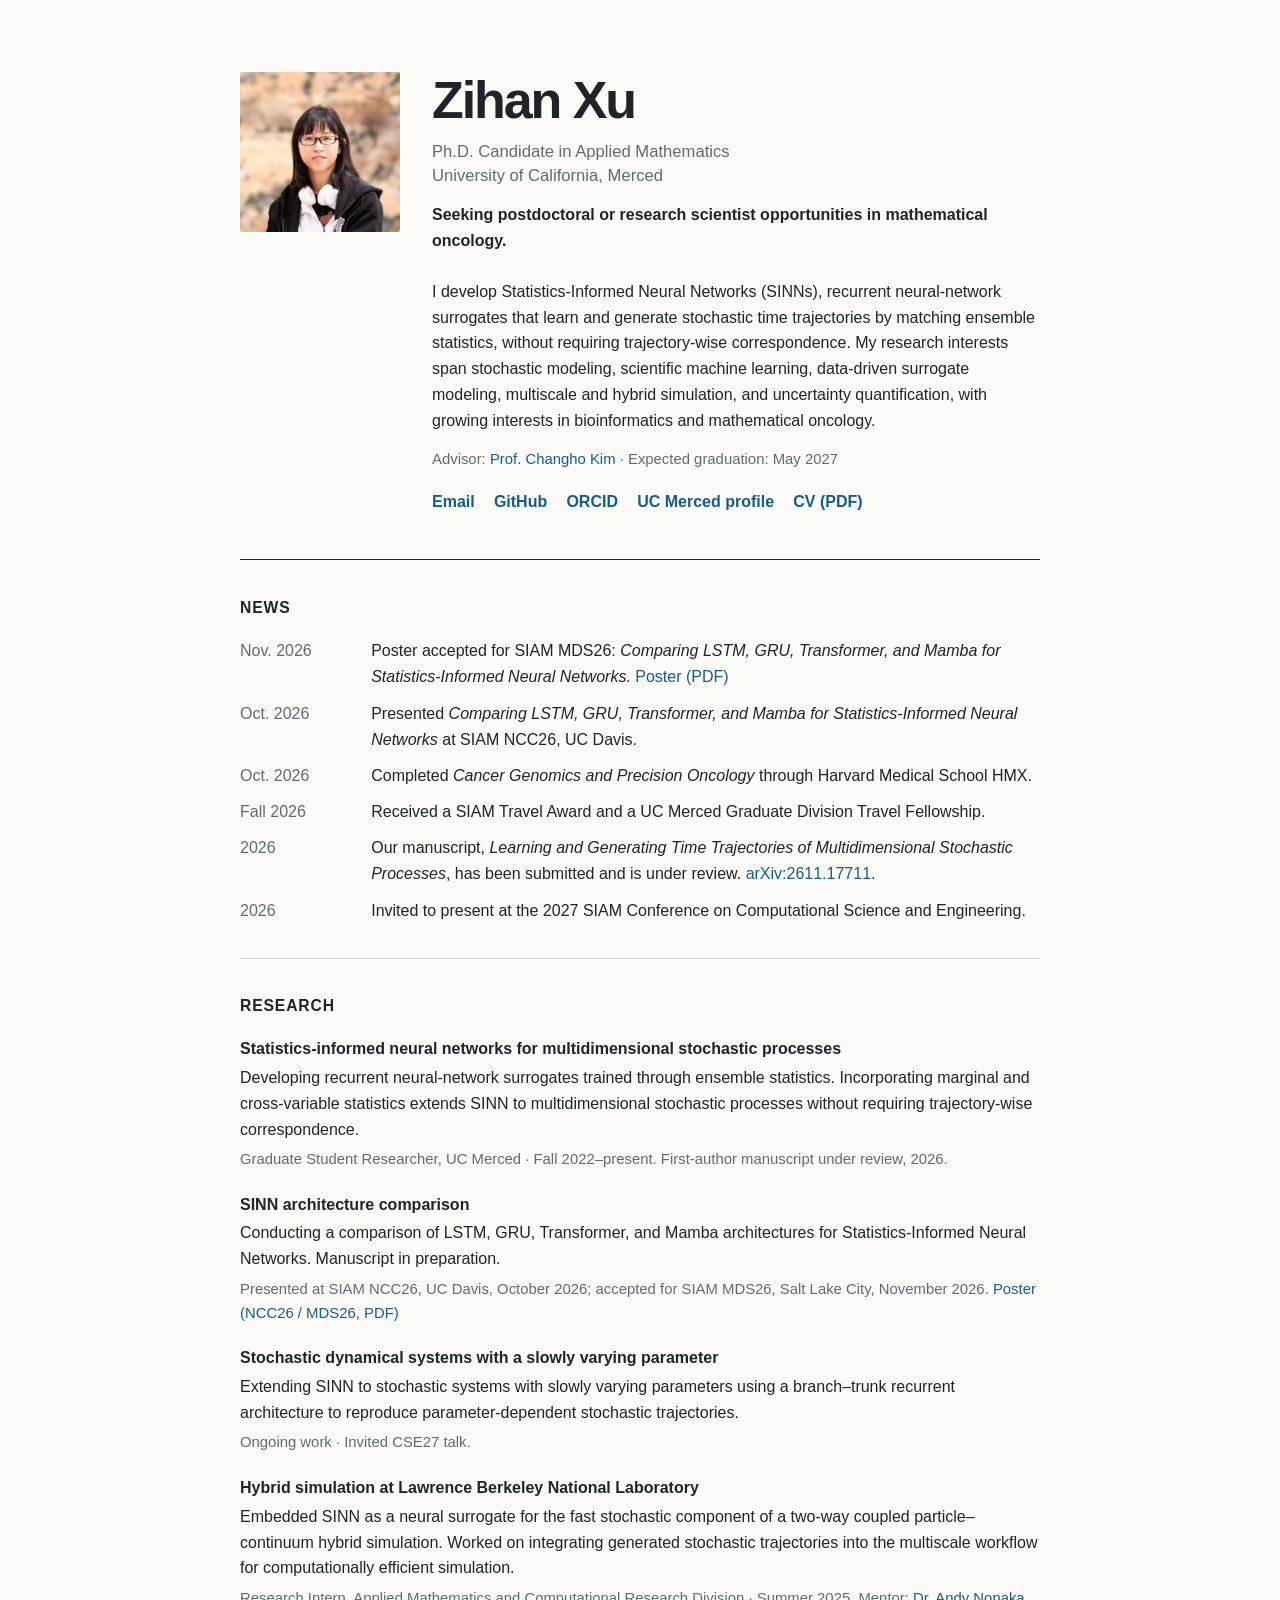
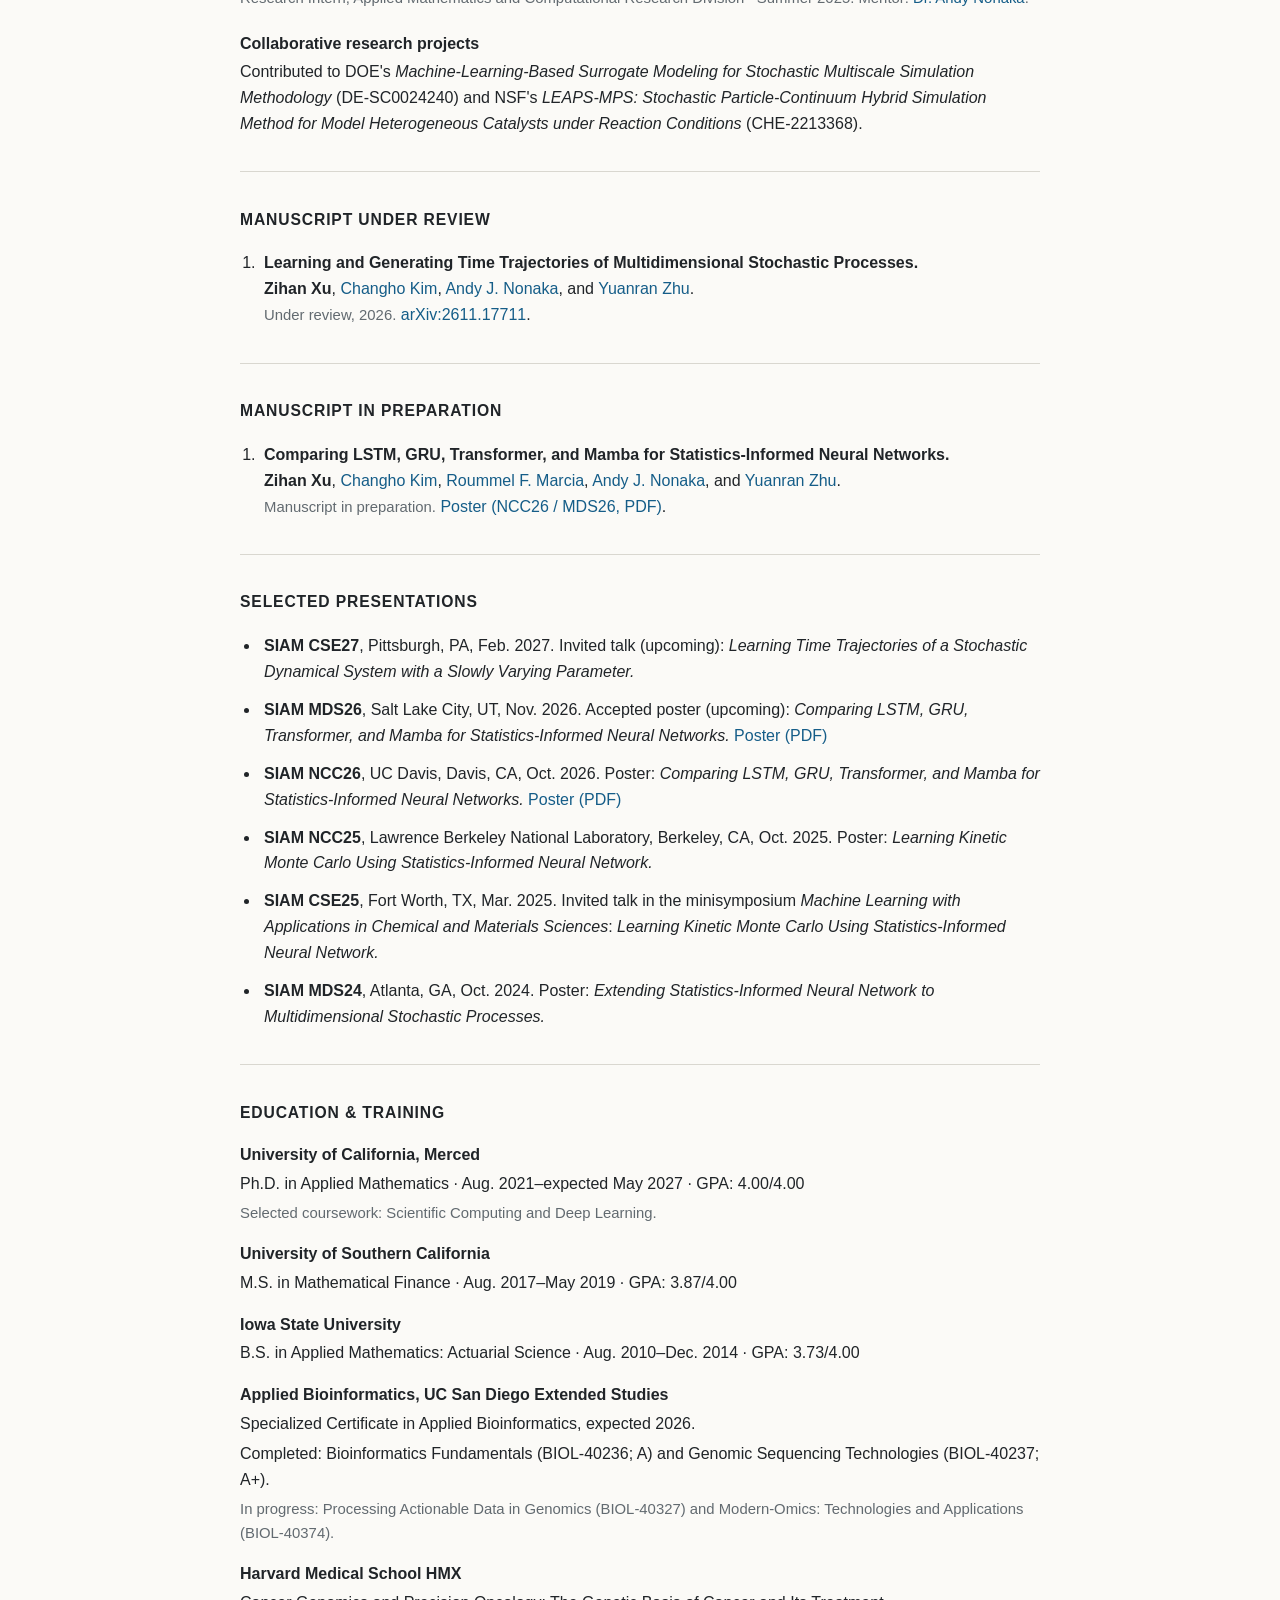
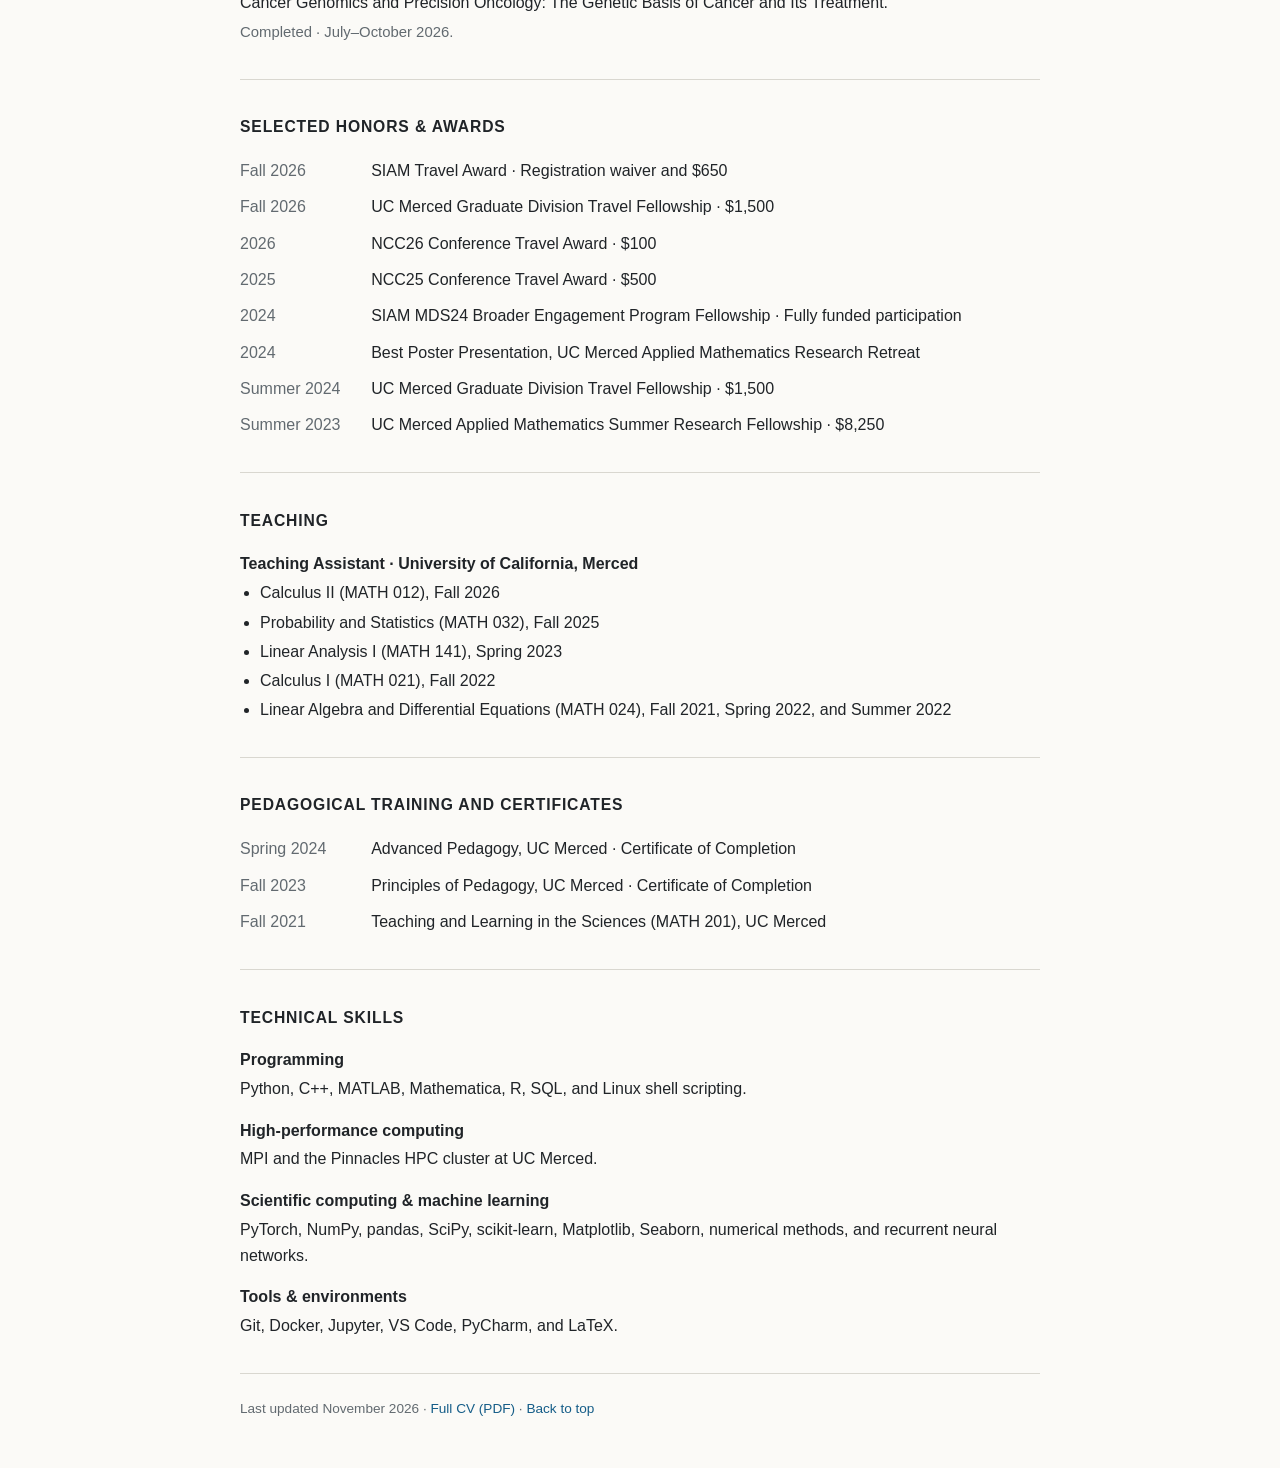
<file: index.html>
<!doctype html>
<html lang="en">
  <head>
    <meta charset="utf-8">
    <meta name="viewport" content="width=device-width, initial-scale=1">
    <title>Zihan Xu | Applied Mathematics &amp; Scientific Machine Learning</title>
    <meta name="description" content="Zihan Xu is a Ph.D. candidate in Applied Mathematics at UC Merced developing the statistics-informed neural network (SINN), a machine-learning-based surrogate model for stochastic dynamical systems.">
    <meta name="author" content="Zihan Xu">
    <meta name="theme-color" content="#fbfaf7">
    <meta property="og:type" content="website">
    <meta property="og:url" content="https://zihanxu.com/">
    <meta property="og:title" content="Zihan Xu | Applied Mathematics &amp; Scientific Machine Learning">
    <meta property="og:description" content="Statistics-informed machine learning for stochastic dynamical systems, uncertainty quantification, and mathematical oncology.">
    <meta property="og:image" content="https://zihanxu.com/og.png">
    <meta property="og:image:width" content="1200">
    <meta property="og:image:height" content="630">
    <meta property="og:image:alt" content="Zihan Xu — Applied Mathematics and Scientific Machine Learning">
    <meta name="twitter:card" content="summary_large_image">
    <meta name="twitter:title" content="Zihan Xu | Applied Mathematics &amp; Scientific Machine Learning">
    <meta name="twitter:description" content="Statistics-informed machine learning for stochastic dynamical systems, uncertainty quantification, and mathematical oncology.">
    <meta name="twitter:image" content="https://zihanxu.com/og.png">
    <link rel="canonical" href="https://zihanxu.com/">
    <link rel="icon" href="favicon.svg" type="image/svg+xml">
    <link rel="stylesheet" href="styles.css">
  </head>
  <body>
    <a class="skip-link" href="#main-content">Skip to content</a>

    <main id="main-content">
      <header class="profile" id="top">
        <div class="profile-layout">
          <img class="portrait" src="assets/zihan-xu.jpg" alt="Portrait of Zihan Xu" width="799" height="789">
          <div class="profile-copy">
            <h1>Zihan Xu</h1>
            <p class="position">Ph.D. Candidate in Applied Mathematics<br>University of California, Merced</p>
            <p class="seeking">Seeking postdoctoral or research scientist opportunities in mathematical oncology.</p>
            <p>
              I develop Statistics-Informed Neural Networks (SINNs), recurrent neural-network
              surrogates that learn and generate stochastic time trajectories by matching ensemble
              statistics, without requiring trajectory-wise correspondence. My research interests
              span stochastic modeling, scientific machine learning, data-driven surrogate modeling,
              multiscale and hybrid simulation, and uncertainty quantification, with growing interests
              in bioinformatics and mathematical oncology.
            </p>
            <p class="meta">Advisor: <a href="https://sites.ucmerced.edu/ckim103/">Prof. Changho Kim</a> &middot; Expected graduation: May 2027</p>
            <nav class="links" aria-label="Profile links">
              <a href="mailto:zxu64@ucmerced.edu">Email</a>
              <a href="https://github.com/Zihan-Xu527">GitHub</a>
              <a href="https://orcid.org/0009-0004-4022-599X">ORCID</a>
              <a href="https://appliedmath.ucmerced.edu/content/zihan-xu">UC Merced profile</a>
              <a href="assets/Zihan_Xu_CV.pdf">CV (PDF)</a>
            </nav>
          </div>
        </div>
      </header>

      <section aria-labelledby="news-heading">
        <h2 id="news-heading">News</h2>
        <ul class="dated-list">
          <li><time datetime="2026-11">Nov. 2026</time><span>Poster accepted for SIAM MDS26: <em>Comparing LSTM, GRU, Transformer, and Mamba for Statistics-Informed Neural Networks.</em> <a href="assets/SINN-backbone-comparison-poster.pdf">Poster (PDF)</a></span></li>
          <li><time datetime="2026-10">Oct. 2026</time><span>Presented <em>Comparing LSTM, GRU, Transformer, and Mamba for Statistics-Informed Neural Networks</em> at SIAM NCC26, UC Davis.</span></li>
          <li><time datetime="2026-10">Oct. 2026</time><span>Completed <em>Cancer Genomics and Precision Oncology</em> through Harvard Medical School HMX.</span></li>
          <li><time datetime="2026">Fall 2026</time><span>Received a SIAM Travel Award and a UC Merced Graduate Division Travel Fellowship.</span></li>
          <li><time datetime="2026">2026</time><span>Our manuscript, <em>Learning and Generating Time Trajectories of Multidimensional Stochastic Processes</em>, has been submitted and is under review. <a href="https://arxiv.org/abs/2611.17711">arXiv:2611.17711</a>.</span></li>
          <li><time datetime="2026">2026</time><span>Invited to present at the 2027 SIAM Conference on Computational Science and Engineering.</span></li>
        </ul>
      </section>

      <section aria-labelledby="research-heading">
        <h2 id="research-heading">Research</h2>
        <div class="entry-list">
          <article>
            <h3>Statistics-informed neural networks for multidimensional stochastic processes</h3>
            <p>Developing recurrent neural-network surrogates trained through ensemble statistics. Incorporating marginal and cross-variable statistics extends SINN to multidimensional stochastic processes without requiring trajectory-wise correspondence.</p>
            <p class="note">Graduate Student Researcher, UC Merced &middot; Fall 2022–present. First-author manuscript under review, 2026.</p>
          </article>
          <article>
            <h3>SINN architecture comparison</h3>
            <p>Conducting a comparison of LSTM, GRU, Transformer, and Mamba architectures for Statistics-Informed Neural Networks. Manuscript in preparation.</p>
            <p class="note">Presented at SIAM NCC26, UC Davis, October 2026; accepted for SIAM MDS26, Salt Lake City, November 2026. <a href="assets/SINN-backbone-comparison-poster.pdf">Poster (NCC26 / MDS26, PDF)</a></p>
          </article>
          <article>
            <h3>Stochastic dynamical systems with a slowly varying parameter</h3>
            <p>Extending SINN to stochastic systems with slowly varying parameters using a branch–trunk recurrent architecture to reproduce parameter-dependent stochastic trajectories.</p>
            <p class="note">Ongoing work &middot; Invited CSE27 talk.</p>
          </article>
          <article>
            <h3>Hybrid simulation at Lawrence Berkeley National Laboratory</h3>
            <p>Embedded SINN as a neural surrogate for the fast stochastic component of a two-way coupled particle–continuum hybrid simulation. Worked on integrating generated stochastic trajectories into the multiscale workflow for computationally efficient simulation.</p>
            <p class="note">Research Intern, Applied Mathematics and Computational Research Division &middot; Summer 2025. Mentor: <a href="https://ccse.lbl.gov/people/nonaka/index.html">Dr. Andy Nonaka</a>.</p>
          </article>
          <article>
            <h3>Collaborative research projects</h3>
            <p>Contributed to DOE's <em>Machine-Learning-Based Surrogate Modeling for Stochastic Multiscale Simulation Methodology</em> (DE-SC0024240) and NSF's <em>LEAPS-MPS: Stochastic Particle-Continuum Hybrid Simulation Method for Model Heterogeneous Catalysts under Reaction Conditions</em> (CHE-2213368).</p>
          </article>
        </div>
      </section>

      <section aria-labelledby="publications-heading">
        <h2 id="publications-heading">Manuscript Under Review</h2>
        <ol class="publication-list">
          <li>
            <strong>Learning and Generating Time Trajectories of Multidimensional Stochastic Processes.</strong><br>
            <strong>Zihan Xu</strong>, <a href="https://sites.ucmerced.edu/ckim103/">Changho Kim</a>, <a href="https://ccse.lbl.gov/people/nonaka/index.html">Andy J. Nonaka</a>, and <a href="https://profiles.lbl.gov/148958-yuanran-zhu">Yuanran Zhu</a>.<br>
            <span class="note">Under review, 2026.</span> <a href="https://arxiv.org/abs/2611.17711">arXiv:2611.17711</a>.
          </li>
        </ol>
      </section>

      <section aria-labelledby="preparation-heading">
        <h2 id="preparation-heading">Manuscript in Preparation</h2>
        <ol class="publication-list">
          <li>
            <strong>Comparing LSTM, GRU, Transformer, and Mamba for Statistics-Informed Neural Networks.</strong><br>
            <strong>Zihan Xu</strong>, <a href="https://sites.ucmerced.edu/ckim103/">Changho Kim</a>, <a href="https://faculty.ucmerced.edu/rmarcia/">Roummel F. Marcia</a>, <a href="https://ccse.lbl.gov/people/nonaka/index.html">Andy J. Nonaka</a>, and <a href="https://profiles.lbl.gov/148958-yuanran-zhu">Yuanran Zhu</a>.<br>
            <span class="note">Manuscript in preparation.</span> <a href="assets/SINN-backbone-comparison-poster.pdf">Poster (NCC26 / MDS26, PDF)</a>.
          </li>
        </ol>
      </section>

      <section aria-labelledby="presentations-heading">
        <h2 id="presentations-heading">Selected Presentations</h2>
        <ul class="presentation-list">
          <li><strong>SIAM CSE27</strong>, Pittsburgh, PA, Feb. 2027. Invited talk (upcoming): <em>Learning Time Trajectories of a Stochastic Dynamical System with a Slowly Varying Parameter.</em></li>
          <li><strong>SIAM MDS26</strong>, Salt Lake City, UT, Nov. 2026. Accepted poster (upcoming): <em>Comparing LSTM, GRU, Transformer, and Mamba for Statistics-Informed Neural Networks.</em> <a href="assets/SINN-backbone-comparison-poster.pdf">Poster (PDF)</a></li>
          <li><strong>SIAM NCC26</strong>, UC Davis, Davis, CA, Oct. 2026. Poster: <em>Comparing LSTM, GRU, Transformer, and Mamba for Statistics-Informed Neural Networks.</em> <a href="assets/SINN-backbone-comparison-poster.pdf">Poster (PDF)</a></li>
          <li><strong>SIAM NCC25</strong>, Lawrence Berkeley National Laboratory, Berkeley, CA, Oct. 2025. Poster: <em>Learning Kinetic Monte Carlo Using Statistics-Informed Neural Network.</em></li>
          <li><strong>SIAM CSE25</strong>, Fort Worth, TX, Mar. 2025. Invited talk in the minisymposium <em>Machine Learning with Applications in Chemical and Materials Sciences</em>: <em>Learning Kinetic Monte Carlo Using Statistics-Informed Neural Network.</em></li>
          <li><strong>SIAM MDS24</strong>, Atlanta, GA, Oct. 2024. Poster: <em>Extending Statistics-Informed Neural Network to Multidimensional Stochastic Processes.</em></li>
        </ul>
      </section>

      <section aria-labelledby="education-heading">
        <h2 id="education-heading">Education &amp; Training</h2>
        <div class="entry-list education-list">
          <article>
            <h3>University of California, Merced</h3>
            <p>Ph.D. in Applied Mathematics &middot; Aug. 2021–expected May 2027 &middot; GPA: 4.00/4.00</p>
            <p class="note">Selected coursework: Scientific Computing and Deep Learning.</p>
          </article>
          <article>
            <h3>University of Southern California</h3>
            <p>M.S. in Mathematical Finance &middot; Aug. 2017–May 2019 &middot; GPA: 3.87/4.00</p>
          </article>
          <article>
            <h3>Iowa State University</h3>
            <p>B.S. in Applied Mathematics: Actuarial Science &middot; Aug. 2010–Dec. 2014 &middot; GPA: 3.73/4.00</p>
          </article>
          <article>
            <h3>Applied Bioinformatics, UC San Diego Extended Studies</h3>
            <p>Specialized Certificate in Applied Bioinformatics, expected 2026.</p>
            <p>Completed: Bioinformatics Fundamentals (BIOL-40236; A) and Genomic Sequencing Technologies (BIOL-40237; A+).</p>
            <p class="note">In progress: Processing Actionable Data in Genomics (BIOL-40327) and Modern-Omics: Technologies and Applications (BIOL-40374).</p>
          </article>
          <article>
            <h3>Harvard Medical School HMX</h3>
            <p>Cancer Genomics and Precision Oncology: The Genetic Basis of Cancer and Its Treatment.</p>
            <p class="note">Completed &middot; July–October 2026.</p>
          </article>
        </div>
      </section>

      <section aria-labelledby="honors-heading">
        <h2 id="honors-heading">Selected Honors &amp; Awards</h2>
        <ul class="dated-list">
          <li><time datetime="2026">Fall 2026</time><span>SIAM Travel Award &middot; Registration waiver and $650</span></li>
          <li><time datetime="2026">Fall 2026</time><span>UC Merced Graduate Division Travel Fellowship &middot; $1,500</span></li>
          <li><time datetime="2026">2026</time><span>NCC26 Conference Travel Award &middot; $100</span></li>
          <li><time datetime="2025">2025</time><span>NCC25 Conference Travel Award &middot; $500</span></li>
          <li><time datetime="2024">2024</time><span>SIAM MDS24 Broader Engagement Program Fellowship &middot; Fully funded participation</span></li>
          <li><time datetime="2024">2024</time><span>Best Poster Presentation, UC Merced Applied Mathematics Research Retreat</span></li>
          <li><time datetime="2024">Summer 2024</time><span>UC Merced Graduate Division Travel Fellowship &middot; $1,500</span></li>
          <li><time datetime="2023">Summer 2023</time><span>UC Merced Applied Mathematics Summer Research Fellowship &middot; $8,250</span></li>
        </ul>
      </section>

      <section aria-labelledby="teaching-heading">
        <h2 id="teaching-heading">Teaching</h2>
        <div class="entry-list education-list">
          <article>
            <h3>Teaching Assistant &middot; University of California, Merced</h3>
            <ul class="compact-list">
              <li>Calculus II (MATH 012), Fall 2026</li>
              <li>Probability and Statistics (MATH 032), Fall 2025</li>
              <li>Linear Analysis I (MATH 141), Spring 2023</li>
              <li>Calculus I (MATH 021), Fall 2022</li>
              <li>Linear Algebra and Differential Equations (MATH 024), Fall 2021, Spring 2022, and Summer 2022</li>
            </ul>
          </article>
        </div>
      </section>

      <section aria-labelledby="pedagogy-heading">
        <h2 id="pedagogy-heading">Pedagogical Training and Certificates</h2>
        <ul class="dated-list">
          <li><time datetime="2024">Spring 2024</time><span>Advanced Pedagogy, UC Merced &middot; Certificate of Completion</span></li>
          <li><time datetime="2023">Fall 2023</time><span>Principles of Pedagogy, UC Merced &middot; Certificate of Completion</span></li>
          <li><time datetime="2021">Fall 2021</time><span>Teaching and Learning in the Sciences (MATH 201), UC Merced</span></li>
        </ul>
      </section>

      <section aria-labelledby="skills-heading">
        <h2 id="skills-heading">Technical Skills</h2>
        <div class="entry-list education-list">
          <article>
            <h3>Programming</h3>
            <p>Python, C++, MATLAB, Mathematica, R, SQL, and Linux shell scripting.</p>
          </article>
          <article>
            <h3>High-performance computing</h3>
            <p>MPI and the Pinnacles HPC cluster at UC Merced.</p>
          </article>
          <article>
            <h3>Scientific computing &amp; machine learning</h3>
            <p>PyTorch, NumPy, pandas, SciPy, scikit-learn, Matplotlib, Seaborn, numerical methods, and recurrent neural networks.</p>
          </article>
          <article>
            <h3>Tools &amp; environments</h3>
            <p>Git, Docker, Jupyter, VS Code, PyCharm, and LaTeX.</p>
          </article>
        </div>
      </section>
    </main>

    <footer>
      <p>Last updated November 2026 &middot; <a href="assets/Zihan_Xu_CV.pdf">Full CV (PDF)</a> &middot; <a href="#top">Back to top</a></p>
    </footer>
  </body>
</html>
</file>
<file: styles.css>
:root {
  --paper: #fbfaf7;
  --ink: #202428;
  --muted: #626a70;
  --link: #155d88;
  --line: #d9d7d0;
  --max: 800px;
  --sans: -apple-system, BlinkMacSystemFont, "Segoe UI", Helvetica, Arial, sans-serif;
}

* { box-sizing: border-box; }

html { scroll-behavior: smooth; }

body {
  margin: 0;
  background: var(--paper);
  color: var(--ink);
  font-family: var(--sans);
  font-size: 16px;
  line-height: 1.62;
  -webkit-font-smoothing: antialiased;
}

main,
footer {
  width: min(100% - 3rem, var(--max));
  margin-inline: auto;
}

a {
  color: var(--link);
  text-decoration: none;
}

a:hover {
  text-decoration: underline;
  text-underline-offset: 0.18em;
}

a:focus-visible {
  outline: 2px solid var(--link);
  outline-offset: 3px;
}

.skip-link {
  position: fixed;
  top: 0.75rem;
  left: 0.75rem;
  z-index: 10;
  transform: translateY(-180%);
  padding: 0.45rem 0.7rem;
  background: var(--ink);
  color: white;
}

.skip-link:focus { transform: translateY(0); }

.profile {
  padding: 4.5rem 0 2.75rem;
  border-bottom: 1px solid var(--ink);
}

.profile-layout {
  display: grid;
  grid-template-columns: 160px minmax(0, 1fr);
  align-items: start;
  gap: 2rem;
}

.portrait {
  display: block;
  width: 160px;
  height: 160px;
  border-radius: 2px;
  object-fit: cover;
  object-position: center 35%;
}

.profile h1 {
  margin: 0;
  font-size: clamp(2.35rem, 7vw, 3.25rem);
  font-weight: 680;
  letter-spacing: -0.04em;
  line-height: 1.08;
}

.position {
  margin: 0.75rem 0 0;
  color: var(--muted);
  font-size: 1.04rem;
  line-height: 1.45;
}

.seeking {
  margin: 0.85rem 0 0;
  color: var(--accent);
  font-weight: 650;
}

.profile-copy > p:not(.position, .seeking, .meta) {
  max-width: 740px;
  margin: 1.55rem 0 0;
}

.meta,
.note {
  color: var(--muted);
  font-size: 0.93rem;
}

.meta { margin: 0.8rem 0 0; }

.links {
  display: flex;
  flex-wrap: wrap;
  gap: 0.25rem 1.2rem;
  margin-top: 1.15rem;
}

.links a { font-weight: 600; }

section {
  padding: 2.15rem 0;
  border-bottom: 1px solid var(--line);
}

h2 {
  margin: 0 0 1.15rem;
  font-size: 0.98rem;
  font-weight: 720;
  letter-spacing: 0.055em;
  text-transform: uppercase;
}

h3 {
  margin: 0;
  font-size: 1rem;
  font-weight: 680;
  line-height: 1.45;
}

p { margin: 0; }
p + p { margin-top: 0.45rem; }

.dated-list,
.presentation-list,
.publication-list { margin: 0; }

.dated-list {
  display: grid;
  gap: 0.65rem;
  padding: 0;
  list-style: none;
}

.dated-list li {
  display: grid;
  grid-template-columns: 7.2rem minmax(0, 1fr);
  gap: 1rem;
}

.dated-list time {
  color: var(--muted);
  font-variant-numeric: tabular-nums;
}

.entry-list {
  display: grid;
  gap: 1.35rem;
}

.entry-list article p { margin-top: 0.28rem; }
.education-list { gap: 1.05rem; }

.compact-list {
  margin: 0.35rem 0 0;
  padding-left: 1.25rem;
}

.compact-list li + li { margin-top: 0.2rem; }

.publication-list,
.presentation-list { padding-left: 1.25rem; }

.publication-list li,
.presentation-list li { padding-left: 0.25rem; }

.presentation-list li + li { margin-top: 0.75rem; }

footer {
  padding: 1.5rem 0 3rem;
  color: var(--muted);
  font-size: 0.85rem;
}

@media (max-width: 600px) {
  body { font-size: 15.5px; }
  main, footer { width: min(100% - 2rem, var(--max)); }
  .profile { padding-top: 2.75rem; }
  .profile-layout { grid-template-columns: 112px minmax(0, 1fr); gap: 1.25rem; }
  .portrait { width: 112px; height: 112px; }
  .profile-copy > p:not(.position, .seeking, .meta) { grid-column: 1 / -1; }
  .dated-list li { display: block; }
  .dated-list time { display: block; margin-bottom: 0.08rem; }
}

@media (max-width: 430px) {
  .profile-layout { display: block; }
  .portrait { margin-bottom: 1.3rem; }
}

@media (prefers-reduced-motion: reduce) {
  html { scroll-behavior: auto; }
}

@media print {
  body { background: white; color: black; font-size: 11pt; }
  main, footer { width: 100%; }
  .profile { padding-top: 0; }
  section { break-inside: avoid; }
  footer { display: none; }
}
</file>
